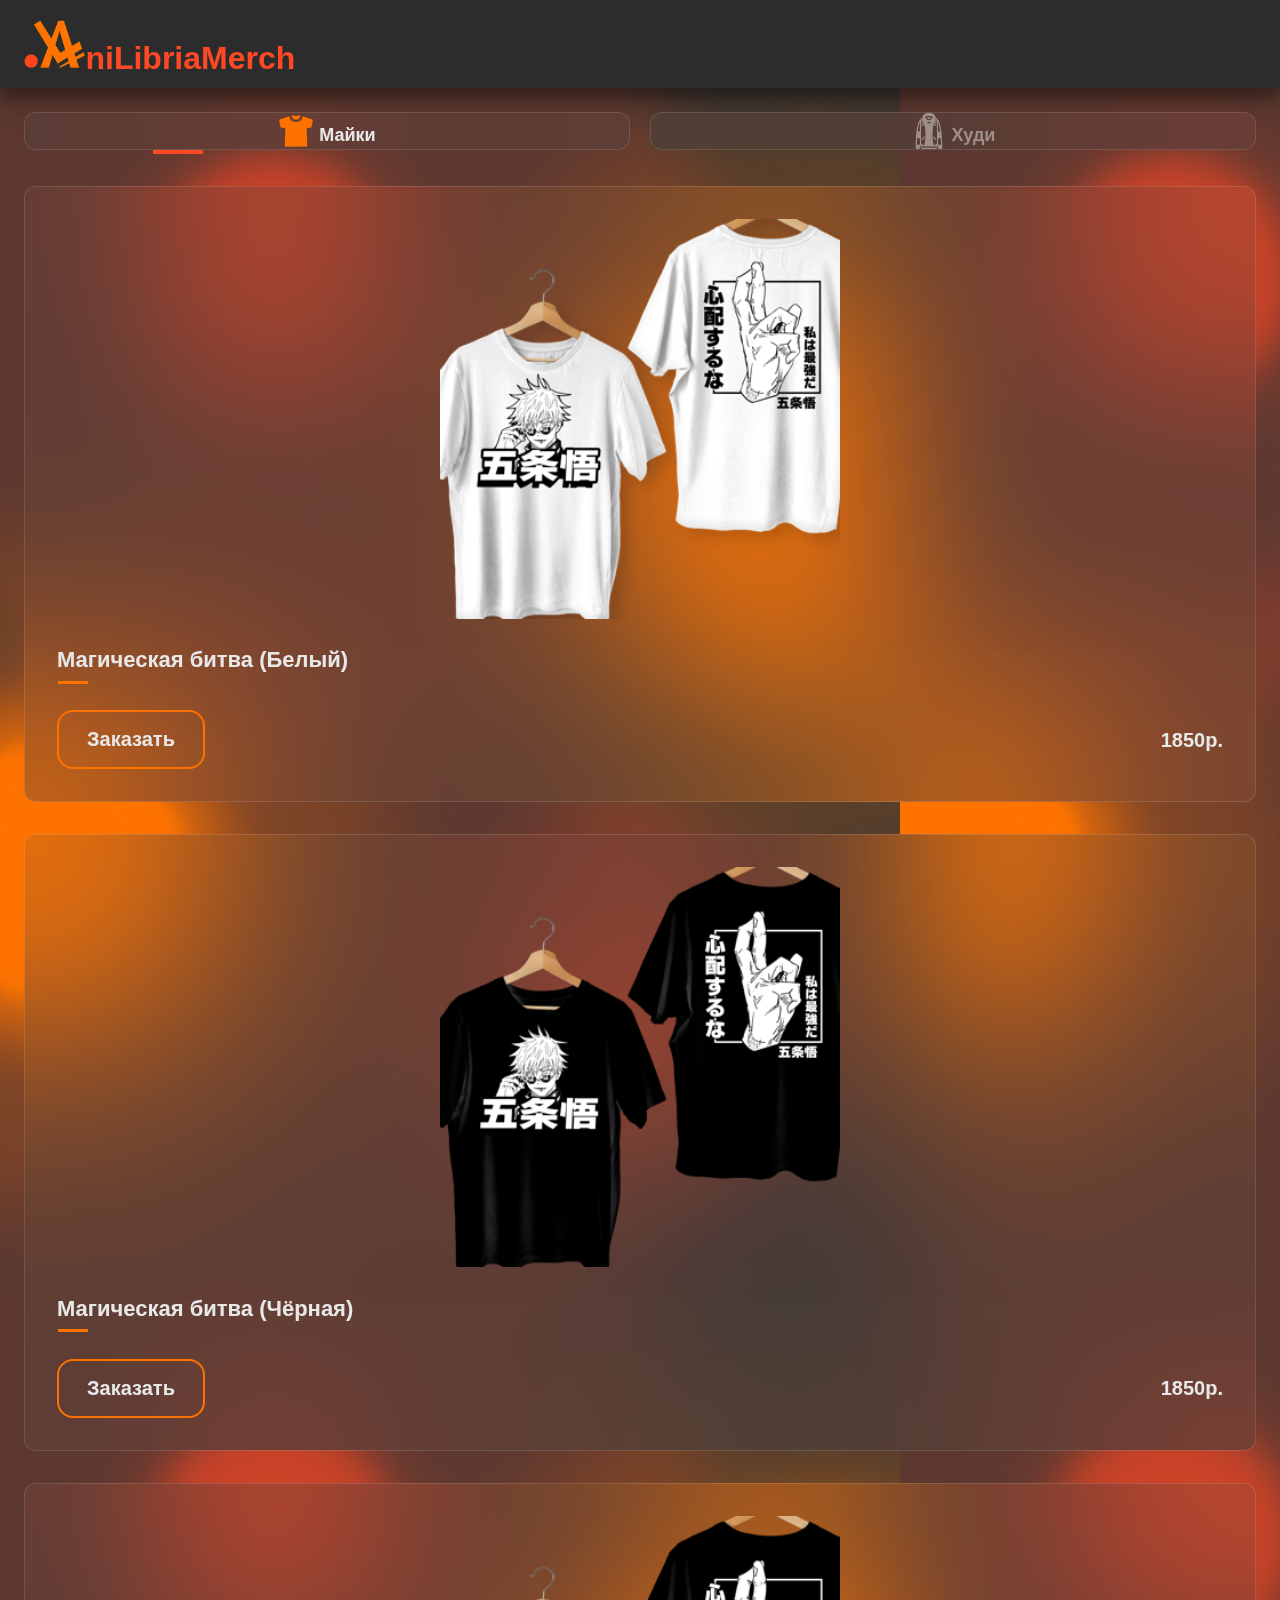
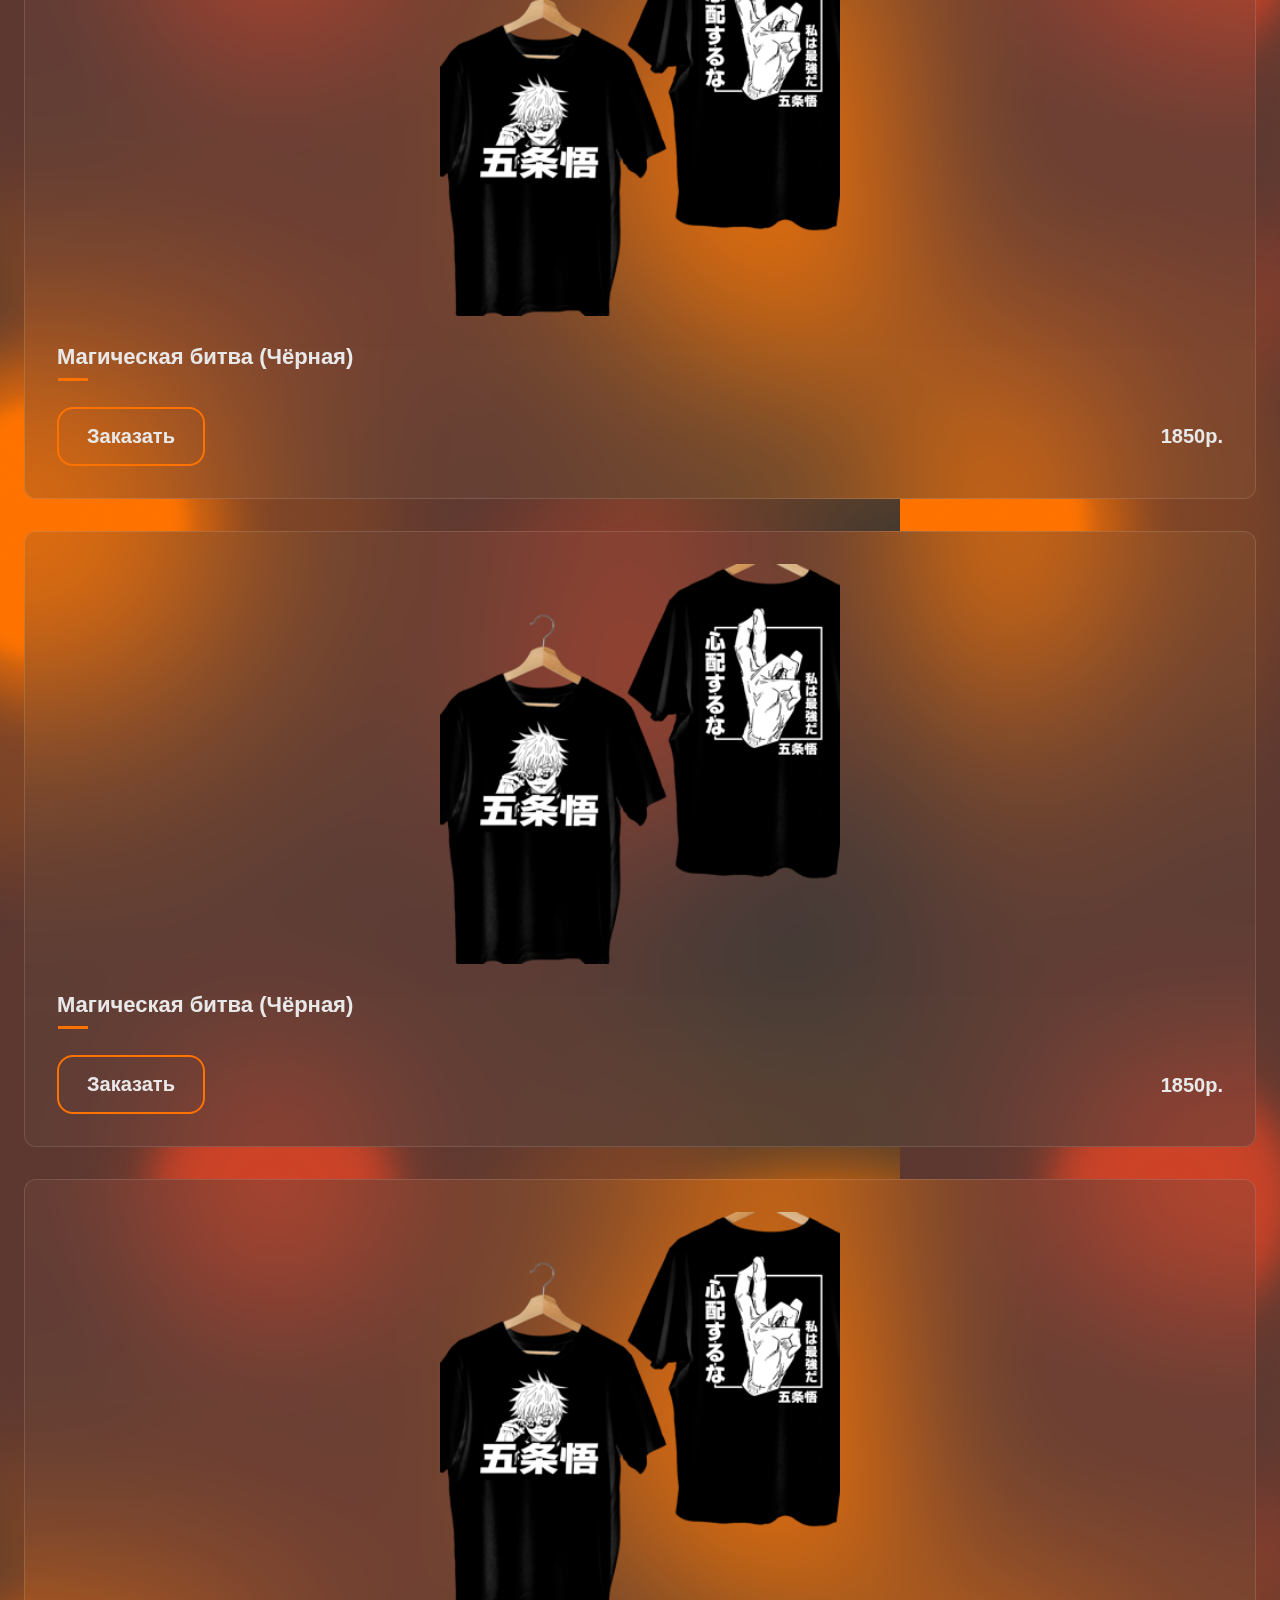
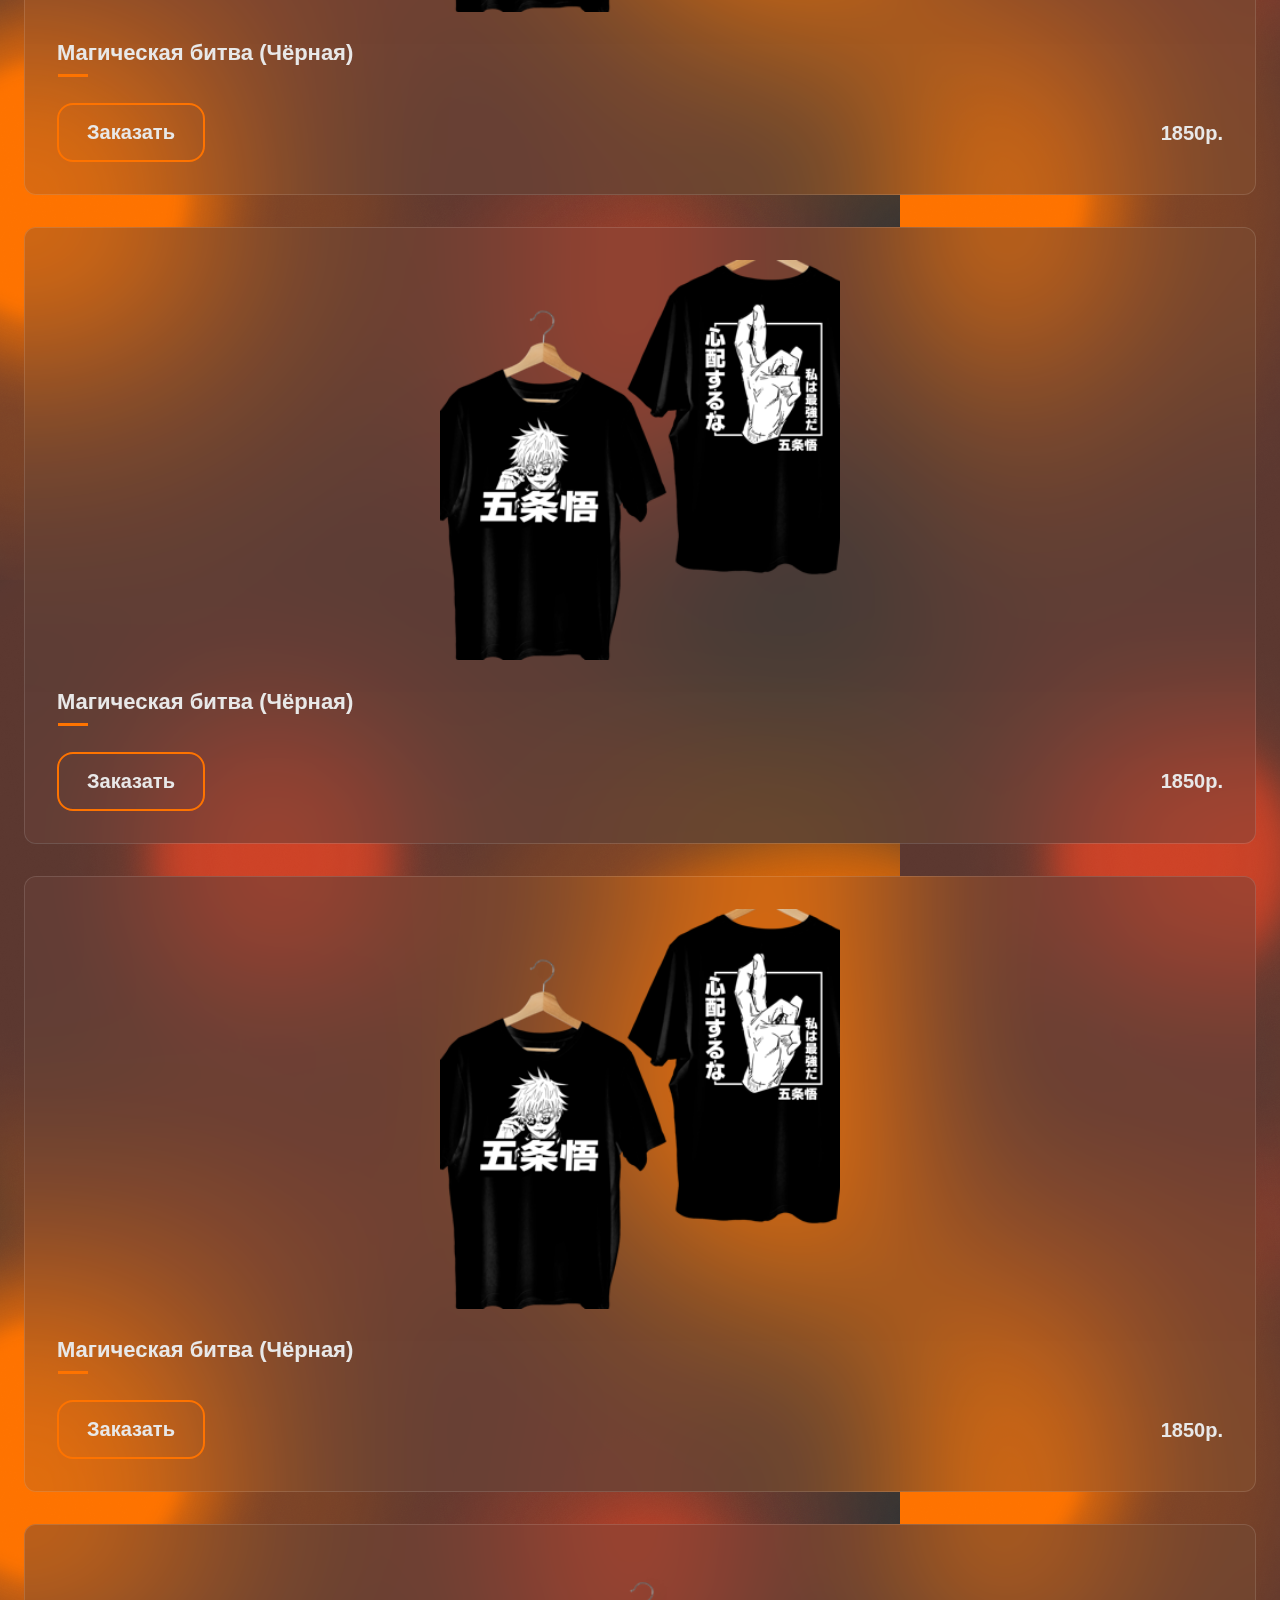
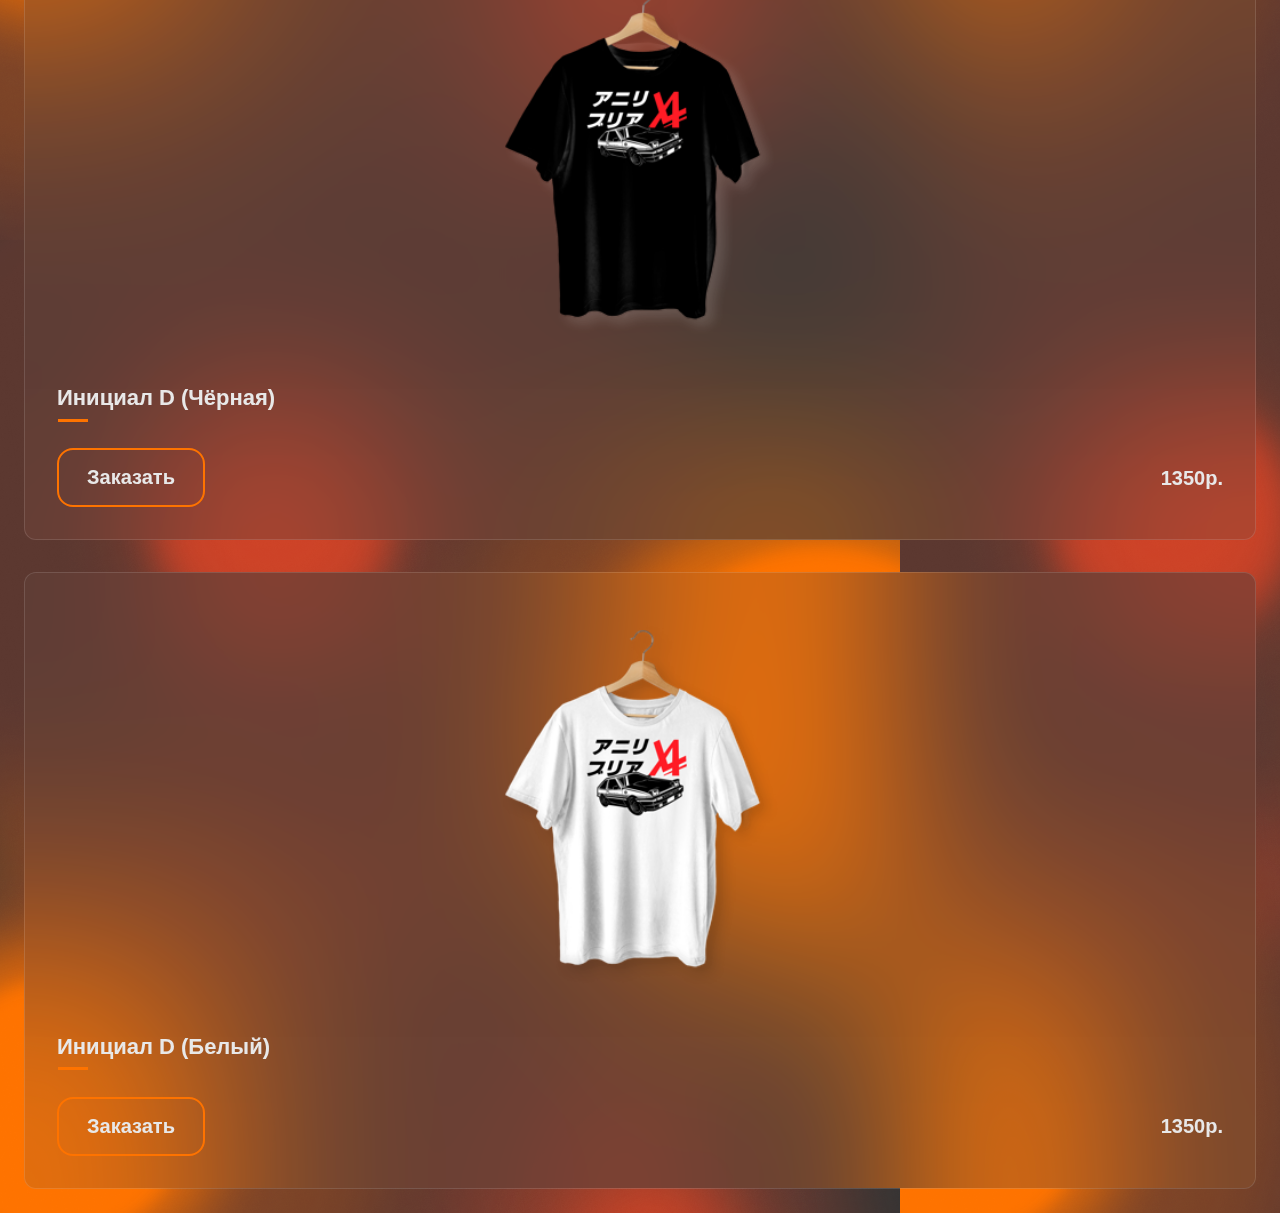
<file: index.html>
<!DOCTYPE html>
<html lang="">

<head>
    <meta charset="utf-8">
    <meta name="viewport" content="width=device-width, initial-scale=1">
    <title>AniLibriaMerch</title>
    <link rel="stylesheet" href="template/style.css">
    <link rel="stylesheet" href="https://cdn.jsdelivr.net/npm/@fancyapps/ui@5.0/dist/fancybox/fancybox.css">
</head>

<body>
<header class="header">
    <img class="logo header__logo" src="static/img/logo.png">
    <span class="header__title">niLibriaMerch</span>
</header>
<main>
    <div class="tabs">
        <input class="tabs__radio" type="radio" id="tShirt" name="tab-control" checked>
        <input class="tabs__radio" type="radio" id="hoodies" name="tab-control">
        <ul class="tabs__controls controls">
            <li class="controls__item" title="Features">
                <label for="tShirt" role="button">
                    <svg viewBox="0 0 512 512" xmlns="http://www.w3.org/2000/svg" fill="none" stroke="#000000">
                        <path
                                d="M256,96c33.08,0,60.71-25.78,64-58,.3-3-3-6-6-6h0a13,13,0,0,0-4.74.9c-.2.08-21.1,8.1-53.26,8.1s-53.1-8-53.26-8.1a16.21,16.21,0,0,0-5.3-.9h-.06A5.69,5.69,0,0,0,192,38C195.35,70.16,223,96,256,96Z"/>
                        <path
                                d="M485.29,89.9,356,44.64a4,4,0,0,0-5.27,3.16,96,96,0,0,1-189.38,0A4,4,0,0,0,156,44.64L26.71,89.9A16,16,0,0,0,16.28,108l16.63,88A16,16,0,0,0,46.83,208.9l48.88,5.52a8,8,0,0,1,7.1,8.19l-7.33,240.9a16,16,0,0,0,9.1,14.94A17.49,17.49,0,0,0,112,480H400a17.49,17.49,0,0,0,7.42-1.55,16,16,0,0,0,9.1-14.94l-7.33-240.9a8,8,0,0,1,7.1-8.19l48.88-5.52A16,16,0,0,0,479.09,196l16.63-88A16,16,0,0,0,485.29,89.9Z"/>
                    </svg>
                    <br>
                    <span>Майки</span>
                </label>
            </li>
            <li class="controls__item" title="Delivery Contents">
                <label for="hoodies" role="button">
                    <svg fill="#000000" version="1.1"
                         xmlns="http://www.w3.org/2000/svg" xmlns:xlink="http://www.w3.org/1999/xlink"
                         viewBox="0 0 512 512" xml:space="preserve">
                            <g>
                                <g>
                                    <g>
                                        <path d="M391.3,106.633c-0.188-0.324-0.401-0.631-0.623-0.922c-0.282-0.358-6.895-8.866-15.411-17.604h-0.009v-0.009
                                            c-1.178-1.195-2.381-2.398-3.618-3.593c-0.819-0.785-1.596-1.459-2.389-2.193c-0.529-0.486-1.075-0.998-1.596-1.459
                                            c-1.886-1.673-3.712-3.174-5.47-4.506c-0.538-0.41-1.058-0.759-1.596-1.135c-1.306-0.939-2.577-1.775-3.823-2.517
                                            c-0.572-0.341-1.161-0.717-1.724-1.024c-1.459-0.785-2.884-1.442-4.258-1.963c-0.247-0.094-0.521-0.265-0.759-0.35
                                            c-0.341-9.958-3.072-26.837-15.932-41.626C318.101,9.335,291.801,0,255.927,0s-62.174,9.335-78.165,27.733
                                            c-12.86,14.78-15.582,31.667-15.932,41.626c-0.64,0.23-1.306,0.666-1.954,0.956c-0.606,0.265-1.195,0.563-1.792,0.879
                                            c-0.981,0.512-1.954,1.015-2.944,1.647c-1.442,0.905-2.859,1.92-4.258,2.995c-0.538,0.41-1.084,0.845-1.621,1.289
                                            c-1.749,1.417-3.473,2.901-5.137,4.454c-0.188,0.179-0.393,0.367-0.58,0.546c-0.87,0.819-1.741,1.638-2.586,2.466
                                            c-1.178,1.161-2.347,2.338-3.49,3.507l-0.009,0.009c-0.009,0.009-0.009,0.009-0.017,0.017
                                            c-8.516,8.73-15.121,17.229-15.394,17.587c-0.043,0.043-0.051,0.102-0.085,0.154c-0.137,0.179-0.29,0.384-0.35,0.461
                                            c-51.328,80.043-54.357,281.498-53.35,362.897c0.009,0.572,0.017,1.143,0.017,1.715c0.009,0.154,0.009,0.299,0.009,0.444
                                            c0.239,19.917,0.742,32.299,0.751,32.444c0.188,4.565,3.951,8.175,8.525,8.175h0.034h34.099h0.034
                                            c3.448,0,6.562-2.082,7.876-5.265l22.11-53.385c0.649,0.597,1.263,1.229,1.929,1.801c0.444,0.375,0.896,0.717,1.348,1.075v38.707
                                            c0,9.412,7.654,17.067,17.067,17.067h187.733c9.412,0,17.067-7.654,17.067-17.067v-38.007c0.691-0.538,1.391-1.067,2.065-1.638
                                            c0.725-0.614,1.382-1.297,2.082-1.937l5.035,12.169l17.067,41.216c1.323,3.183,4.437,5.265,7.885,5.265h34.133
                                            c1.169,0,2.278-0.239,3.285-0.657c0.427-0.179,0.751-0.512,1.135-0.751c0.538-0.333,1.118-0.606,1.57-1.05
                                            c0.324-0.324,0.503-0.751,0.776-1.126c0.367-0.503,0.802-0.964,1.058-1.553c0.171-0.393,0.171-0.862,0.282-1.289
                                            c0.171-0.631,0.41-1.246,0.427-1.929C443.908,491.529,449.087,205.696,391.3,106.633z M123.686,452.267H85.303
                                            c-0.043-25.387,0.393-58.249,2.108-93.867h38.519c0.341,25.95,0.947,53.794,1.937,83.772L123.686,452.267z M125.828,264.533
                                            H95.039c6.81-56.098,18.167-109.167,36.941-142.421C129.608,149.231,126.655,195.814,125.828,264.533z M207.099,52.343
                                            c2.867-5.965,8.764-9.677,15.386-9.677h66.884c6.622,0,12.518,3.712,15.386,9.677c2.867,5.965,2.082,12.885-2.057,18.048
                                            l-17.92,22.4c-4.881,6.11-12.169,9.609-19.985,9.609h-17.732c-7.825,0-15.112-3.499-19.994-9.617L209.156,70.4
                                            C205.017,65.229,204.232,58.308,207.099,52.343z M281.706,136.533c0,4.719-3.814,8.533-8.533,8.533h-34.133
                                            c-4.71,0-8.533-3.814-8.533-8.533s3.823-8.533,8.533-8.533h34.133C277.892,128,281.706,131.814,281.706,136.533z
                                            M158.655,445.278c-0.06-0.043-0.128-0.06-0.188-0.102c-0.205-0.154-0.418-0.29-0.623-0.444
                                            c-0.631-0.486-1.237-0.998-1.852-1.502c-1.451-1.186-2.85-2.423-4.215-3.721c-0.563-0.529-1.135-1.058-1.681-1.604
                                            c-1.809-1.835-3.567-3.729-5.197-5.751c-0.341-10.385-0.631-20.659-0.896-30.857c-0.034-1.314-0.068-2.645-0.102-3.951
                                            c-0.247-10.035-0.461-19.977-0.64-29.807c-0.017-0.93-0.026-1.86-0.043-2.782c-0.171-10.155-0.307-20.198-0.401-30.089
                                            c0-0.307,0-0.606-0.009-0.913c-0.085-9.634-0.128-19.123-0.128-28.484c0-2.21,0.008-4.395,0.008-6.579
                                            c0.017-4.779,0.043-9.481,0.077-14.08c0.026-2.458,0.043-4.915,0.06-7.339c0.137-13.645,0.341-26.556,0.623-38.596
                                            c0-0.077,0-0.154,0.008-0.23c0.137-6.093,0.299-11.955,0.461-17.638c0.017-0.529,0.034-1.067,0.051-1.587
                                            c0.171-5.615,0.35-11.025,0.546-16.247c0.043-1.067,0.085-2.074,0.119-3.123c0.145-3.618,0.29-7.125,0.435-10.539
                                            c0.094-2.142,0.188-4.258,0.282-6.323c0.094-1.954,0.188-3.831,0.282-5.717c2.236-45.329,5.069-71.287,6.033-79.258
                                            c1.186-1.178,2.236-2.176,3.268-3.149c0.418-0.393,0.853-0.819,1.246-1.178c0.649-0.589,1.212-1.084,1.792-1.596
                                            c0.759-0.657,1.536-1.34,2.202-1.869c0.043-0.043,0.077-0.068,0.12-0.102c0.657-0.521,1.195-0.913,1.766-1.34V179.2
                                            c0,4.719,3.823,8.533,8.533,8.533s8.533-3.814,8.533-8.533v-55.398c16.452,51.516,25.6,115.797,25.6,183.398
                                            c0,53.538-5.828,105.779-16.887,151.663c-0.119-0.026-0.23-0.043-0.35-0.077c-0.333-0.085-0.666-0.188-1.007-0.273
                                            c-2.048-0.503-4.062-1.084-6.059-1.749c-0.828-0.282-1.647-0.589-2.458-0.896c-1.596-0.597-3.166-1.254-4.719-1.954
                                            c-1.084-0.495-2.176-0.998-3.243-1.553c-0.853-0.427-1.681-0.922-2.526-1.382C164.449,449.28,161.488,447.403,158.655,445.278z
                                            M349.793,494.933H162.06v-27.426c0.435,0.222,0.896,0.375,1.34,0.597c0.307,0.154,0.606,0.324,0.913,0.469
                                            c1.656,0.794,3.354,1.493,5.06,2.176c1.365,0.563,2.722,1.152,4.104,1.647c0.085,0.026,0.162,0.068,0.239,0.094
                                            c0.998,0.35,2.031,0.614,3.046,0.913c2.236,0.708,4.471,1.442,6.758,1.98h0.009c0.384,0.094,0.794,0.128,1.186,0.213
                                            c6.528,1.442,13.21,2.27,20.011,2.27h103.27c11.64,0,22.989-2.244,33.69-6.426c0.171-0.068,0.35-0.128,0.529-0.196
                                            c2.099-0.828,4.173-1.707,6.212-2.68c0.171-0.085,0.341-0.179,0.521-0.265c0.273-0.137,0.572-0.23,0.845-0.367V494.933z
                                            M369.915,331.665c-0.009,1.459-0.017,2.91-0.034,4.386c-0.085,9.224-0.213,18.569-0.367,28.032
                                            c-0.026,1.306-0.051,2.628-0.068,3.951c-0.171,9.677-0.384,19.456-0.623,29.355c-0.034,1.229-0.068,2.483-0.102,3.712
                                            c-0.265,10.257-0.555,20.599-0.896,31.053c-1.647,2.031-3.413,3.951-5.248,5.794c-0.529,0.538-1.084,1.041-1.63,1.562
                                            c-1.399,1.323-2.833,2.603-4.326,3.814c-0.58,0.478-1.161,0.956-1.758,1.417c-0.512,0.393-1.058,0.725-1.579,1.109
                                            c-3.217,2.355-6.588,4.42-10.052,6.229c-0.196,0.102-0.384,0.222-0.58,0.324c-3.371,1.724-6.852,3.174-10.411,4.378
                                            c-0.648,0.213-1.323,0.367-1.98,0.572c-2.048,0.631-4.147,1.067-6.246,1.519c-11.059-45.875-16.887-98.116-16.887-151.672
                                            c0-67.601,9.148-131.883,25.6-183.398V179.2c0,4.719,3.823,8.533,8.533,8.533c4.71,0,8.533-3.814,8.533-8.533V88.457
                                            c0.529,0.367,1.067,0.734,1.647,1.169c0.256,0.188,0.478,0.341,0.751,0.546c0.725,0.555,1.562,1.254,2.389,1.946
                                            c0.435,0.367,0.836,0.7,1.306,1.101c0.794,0.691,1.681,1.527,2.569,2.355c0.785,0.734,1.536,1.408,2.389,2.244
                                            c0.068,0.068,0.145,0.137,0.213,0.205c0.102,0.853,0.222,1.911,0.367,3.166c0,0.017,0.008,0.043,0.008,0.06
                                            c0.12,1.101,0.265,2.415,0.418,3.823c0.034,0.333,0.068,0.674,0.102,1.024c0.162,1.553,0.333,3.226,0.521,5.12v0.017
                                            c0.188,1.98,0.401,4.181,0.606,6.536c0.034,0.299,0.06,0.623,0.085,0.93c0.196,2.159,0.393,4.471,0.597,6.946
                                            c0.026,0.299,0.051,0.597,0.077,0.913c0.469,5.743,0.956,12.279,1.451,19.661v0.017c2.014,29.986,4.036,73.549,4.608,131.533
                                            c0,0.606,0.009,1.22,0.009,1.826c0.06,6.289,0.102,12.757,0.119,19.379c0.009,2.116,0.017,4.232,0.017,6.366
                                            C370.034,313.984,369.992,322.773,369.915,331.665z M415.039,264.533h-28.177c-0.819-67.772-3.695-114.108-6.042-141.338
                                            C397.563,156.843,408.238,209.263,415.039,264.533z M389.03,452.267l-4.181-10.095c0.99-29.952,1.604-57.813,1.937-83.772h36.471
                                            c2.065,35.618,2.953,68.471,3.294,93.867H389.03z"/>
                                        <path
                                                d="M331.022,336.218c-2.825-3.78-8.158-4.531-11.947-1.707c-3.772,2.825-4.54,8.175-1.707,11.938l25.6,34.133
				                            c1.673,2.244,4.241,3.413,6.835,3.413c1.775,0,3.576-0.555,5.112-1.707c3.772-2.825,4.531-8.175,1.707-11.938L331.022,336.218z"/>
                                        <path
                                                d="M168.887,380.587l25.6-34.133c2.825-3.772,2.065-9.122-1.707-11.947s-9.122-2.065-11.947,1.707l-25.6,34.133
				                            c-2.825,3.772-2.065,9.122,1.707,11.947c1.536,1.152,3.337,1.707,5.112,1.707C164.646,384,167.206,382.822,168.887,380.587z"/>
                                        <path
                                                d="M247.064,85.333h17.724c2.603,0,5.035-1.169,6.665-3.209l17.92-22.391h-66.893l17.92,22.391
				                            C242.029,84.164,244.453,85.333,247.064,85.333z"/>
                                    </g>
                                </g>
                            </g>
                        </svg>
                    <br>
                    <span>Худи</span>
                </label>
            </li>
        </ul>
        <div class="slider">
            <div class="indicator"></div>
        </div>
        <div class="tabs__main content">

            <section class="tabs__content">
                <!--ТЕСТОВЫЕ ДАННЫК -->

                <article class="product-info">
                    <div class="product-info__img">
                        <a data-fancybox="merch-1" href="static/img/merch/tShort/tShort-white-all-id1.png">
                            <img class="product-info__img" src="static/img/merch/tShort/tShort-white-all-id1.png">
                        </a>
                        <div style="display:none">
                            <a data-fancybox="merch-1" href="static/img/merch/tShort/tShort-white-front-id1.png">
                                <img src="static/img/merch/tShort/tShort-white-front-id1.png"/>
                            </a>
                            <a data-fancybox="merch-1" href="static/img/merch/tShort/tShort-white-back-id1.png">
                                <img src="static/img/merch/tShort/tShort-white-back-id1.png"/>
                            </a>
                        </div>
                    </div>
                    <h2 class="product-info__title">Магическая битва (Белый)</h2>
                    <div class="product-info__desc">
                        <button class="product-info__btn">Заказать</button>
                        <span class="product-info__price">1850р.</span>
                    </div>
                </article>

                <article class="product-info">
                    <div class="product-info__img">
                        <a data-fancybox="merch-2" href="static/img/merch/tShort/tShort-black-all-id2.png">
                            <img class="product-info__img" src="static/img/merch/tShort/tShort-black-all-id2.png">
                        </a>
                        <div style="display:none">
                            <a data-fancybox="merch-2" href="static/img/merch/tShort/tShort-black-front-id2.png">
                                <img src="static/img/merch/tShort/tShort-black-front-id2.png"/>
                            </a>
                            <a data-fancybox="merch-2" href="static/img/merch/tShort/tShort-black-back-id2.png">
                                <img src="static/img/merch/tShort/tShort-black-back-id2.png"/>
                            </a>
                        </div>
                    </div>
                    <h2 class="product-info__title">Магическая битва (Чёрная)</h2>
                    <div class="product-info__desc">
                        <button class="product-info__btn">Заказать</button>
                        <span class="product-info__price">1850р.</span>
                    </div>
                </article>

                <article class="product-info">
                    <div class="product-info__img">
                        <a data-fancybox="merch-2" href="static/img/merch/tShort/tShort-black-all-id2.png">
                            <img class="product-info__img" src="static/img/merch/tShort/tShort-black-all-id2.png">
                        </a>
                        <div style="display:none">
                            <a data-fancybox="merch-2" href="static/img/merch/tShort/tShort-black-front-id2.png">
                                <img src="static/img/merch/tShort/tShort-black-front-id2.png"/>
                            </a>
                            <a data-fancybox="merch-2" href="static/img/merch/tShort/tShort-black-back-id2.png">
                                <img src="static/img/merch/tShort/tShort-black-back-id2.png"/>
                            </a>
                        </div>
                    </div>
                    <h2 class="product-info__title">Магическая битва (Чёрная)</h2>
                    <div class="product-info__desc">
                        <button class="product-info__btn">Заказать</button>
                        <span class="product-info__price">1850р.</span>
                    </div>
                </article>

                <article class="product-info">
                    <div class="product-info__img">
                        <a data-fancybox="merch-2" href="static/img/merch/tShort/tShort-black-all-id2.png">
                            <img class="product-info__img" src="static/img/merch/tShort/tShort-black-all-id2.png">
                        </a>
                        <div style="display:none">
                            <a data-fancybox="merch-2" href="static/img/merch/tShort/tShort-black-front-id2.png">
                                <img src="static/img/merch/tShort/tShort-black-front-id2.png"/>
                            </a>
                            <a data-fancybox="merch-2" href="static/img/merch/tShort/tShort-black-back-id2.png">
                                <img src="static/img/merch/tShort/tShort-black-back-id2.png"/>
                            </a>
                        </div>
                    </div>
                    <h2 class="product-info__title">Магическая битва (Чёрная)</h2>
                    <div class="product-info__desc">
                        <button class="product-info__btn">Заказать</button>
                        <span class="product-info__price">1850р.</span>
                    </div>
                </article>

                <article class="product-info">
                    <div class="product-info__img">
                        <a data-fancybox="merch-2" href="static/img/merch/tShort/tShort-black-all-id2.png">
                            <img class="product-info__img" src="static/img/merch/tShort/tShort-black-all-id2.png">
                        </a>
                        <div style="display:none">
                            <a data-fancybox="merch-2" href="static/img/merch/tShort/tShort-black-front-id2.png">
                                <img src="static/img/merch/tShort/tShort-black-front-id2.png"/>
                            </a>
                            <a data-fancybox="merch-2" href="static/img/merch/tShort/tShort-black-back-id2.png">
                                <img src="static/img/merch/tShort/tShort-black-back-id2.png"/>
                            </a>
                        </div>
                    </div>
                    <h2 class="product-info__title">Магическая битва (Чёрная)</h2>
                    <div class="product-info__desc">
                        <button class="product-info__btn">Заказать</button>
                        <span class="product-info__price">1850р.</span>
                    </div>
                </article>

                <article class="product-info">
                    <div class="product-info__img">
                        <a data-fancybox="merch-2" href="static/img/merch/tShort/tShort-black-all-id2.png">
                            <img class="product-info__img" src="static/img/merch/tShort/tShort-black-all-id2.png">
                        </a>
                        <div style="display:none">
                            <a data-fancybox="merch-2" href="static/img/merch/tShort/tShort-black-front-id2.png">
                                <img src="static/img/merch/tShort/tShort-black-front-id2.png"/>
                            </a>
                            <a data-fancybox="merch-2" href="static/img/merch/tShort/tShort-black-back-id2.png">
                                <img src="static/img/merch/tShort/tShort-black-back-id2.png"/>
                            </a>
                        </div>
                    </div>
                    <h2 class="product-info__title">Магическая битва (Чёрная)</h2>
                    <div class="product-info__desc">
                        <button class="product-info__btn">Заказать</button>
                        <span class="product-info__price">1850р.</span>
                    </div>
                </article>

                <article class="product-info">
                    <div class="product-info__img">
                        <a data-fancybox="merch-2" href="static/img/merch/tShort/tShort-black-all-id2.png">
                            <img class="product-info__img" src="static/img/merch/tShort/tShort-black-all-id2.png">
                        </a>
                        <div style="display:none">
                            <a data-fancybox="merch-2" href="static/img/merch/tShort/tShort-black-front-id2.png">
                                <img src="static/img/merch/tShort/tShort-black-front-id2.png"/>
                            </a>
                            <a data-fancybox="merch-2" href="static/img/merch/tShort/tShort-black-back-id2.png">
                                <img src="static/img/merch/tShort/tShort-black-back-id2.png"/>
                            </a>
                        </div>
                    </div>
                    <h2 class="product-info__title">Магическая битва (Чёрная)</h2>
                    <div class="product-info__desc">
                        <button class="product-info__btn">Заказать</button>
                        <span class="product-info__price">1850р.</span>
                    </div>
                </article>

                <article class="product-info">
                    <div class="product-info__img">
                        <a data-fancybox="merch-3" href="static/img/merch/tShort/tShort-black-front-id3.png">
                            <img class="product-info__img" src="static/img/merch/tShort/tShort-black-front-id3.png">
                        </a>
                        <div style="display:none">
                        </div>
                    </div>
                    <h2 class="product-info__title">Инициал D (Чёрная)</h2>
                    <div class="product-info__desc">
                        <button class="product-info__btn">Заказать</button>
                        <span class="product-info__price">1350р.</span>
                    </div>
                </article>

                <article class="product-info">
                    <div class="product-info__img">
                        <a data-fancybox="merch-4" href="static/img/merch/tShort/tShort-white-front-id4.png">
                            <img class="product-info__img" src="static/img/merch/tShort/tShort-white-front-id4.png">
                        </a>
                        <div style="display:none">
                        </div>
                    </div>
                    <h2 class="product-info__title">Инициал D (Белый)</h2>
                    <div class="product-info__desc">
                        <button class="product-info__btn">Заказать</button>
                        <span class="product-info__price">1350р.</span>
                    </div>
                </article>

            </section>

            <section class="tabs__content">

                <article class="product-info">
                    <div class="product-info__img">
                        <a data-fancybox="merch-5" href="static/img/merch/Hoodies/hoodies-black-all-id1.png">
                            <img class="product-info__img" src="static/img/merch/Hoodies/hoodies-black-all-id1.png">
                        </a>
                        <div style="display:none">
                            <a data-fancybox="merch-5" href="static/img/merch/Hoodies/hoodies-black-front-id1.png">
                                <img src="static/img/merch/Hoodies/hoodies-black-front-id1.png"/>
                            </a>
                            <a data-fancybox="merch-5" href="static/img/merch/Hoodies/hoodies-black-back-id1.png">
                                <img src="static/img/merch/Hoodies/hoodies-black-back-id1.png"/>
                            </a>
                        </div>
                    </div>
                    <h2 class="product-info__title">Магическая битва (Чёрный)</h2>
                    <div class="product-info__desc">
                        <button class="product-info__btn">Заказать</button>
                        <span class="product-info__price">3200р.</span>
                    </div>
                </article>

                <article class="product-info">
                    <div class="product-info__img">
                        <a data-fancybox="merch-6" href="static/img/merch/Hoodies/hoodies-black-front-id2.png">
                            <img class="product-info__img"
                                 src="static/img/merch/Hoodies/hoodies-black-front-id2.png">
                        </a>
                        <div style="display:none">
                        </div>
                    </div>
                    <h2 class="product-info__title">Инициал D (Чёрный)</h2>
                    <div class="product-info__desc">
                        <button class="product-info__btn">Заказать</button>
                        <span class="product-info__price">2200р.</span>
                    </div>
                </article>

            </section>

        </div>
    </div>

</main>
<script src="https://cdn.jsdelivr.net/npm/@fancyapps/ui@5.0/dist/fancybox/fancybox.umd.js"></script>
<script>
    Fancybox.bind('[data-fancybox="merch-1"]', {});
    Fancybox.bind('[data-fancybox="merch-2"]', {});
    Fancybox.bind('[data-fancybox="merch-3"]', {});
    Fancybox.bind('[data-fancybox="merch-4"]', {});
    Fancybox.bind('[data-fancybox="merch-5"]', {});
    Fancybox.bind('[data-fancybox="merch-6"]', {});
</script>
</body>

</html>
</file>
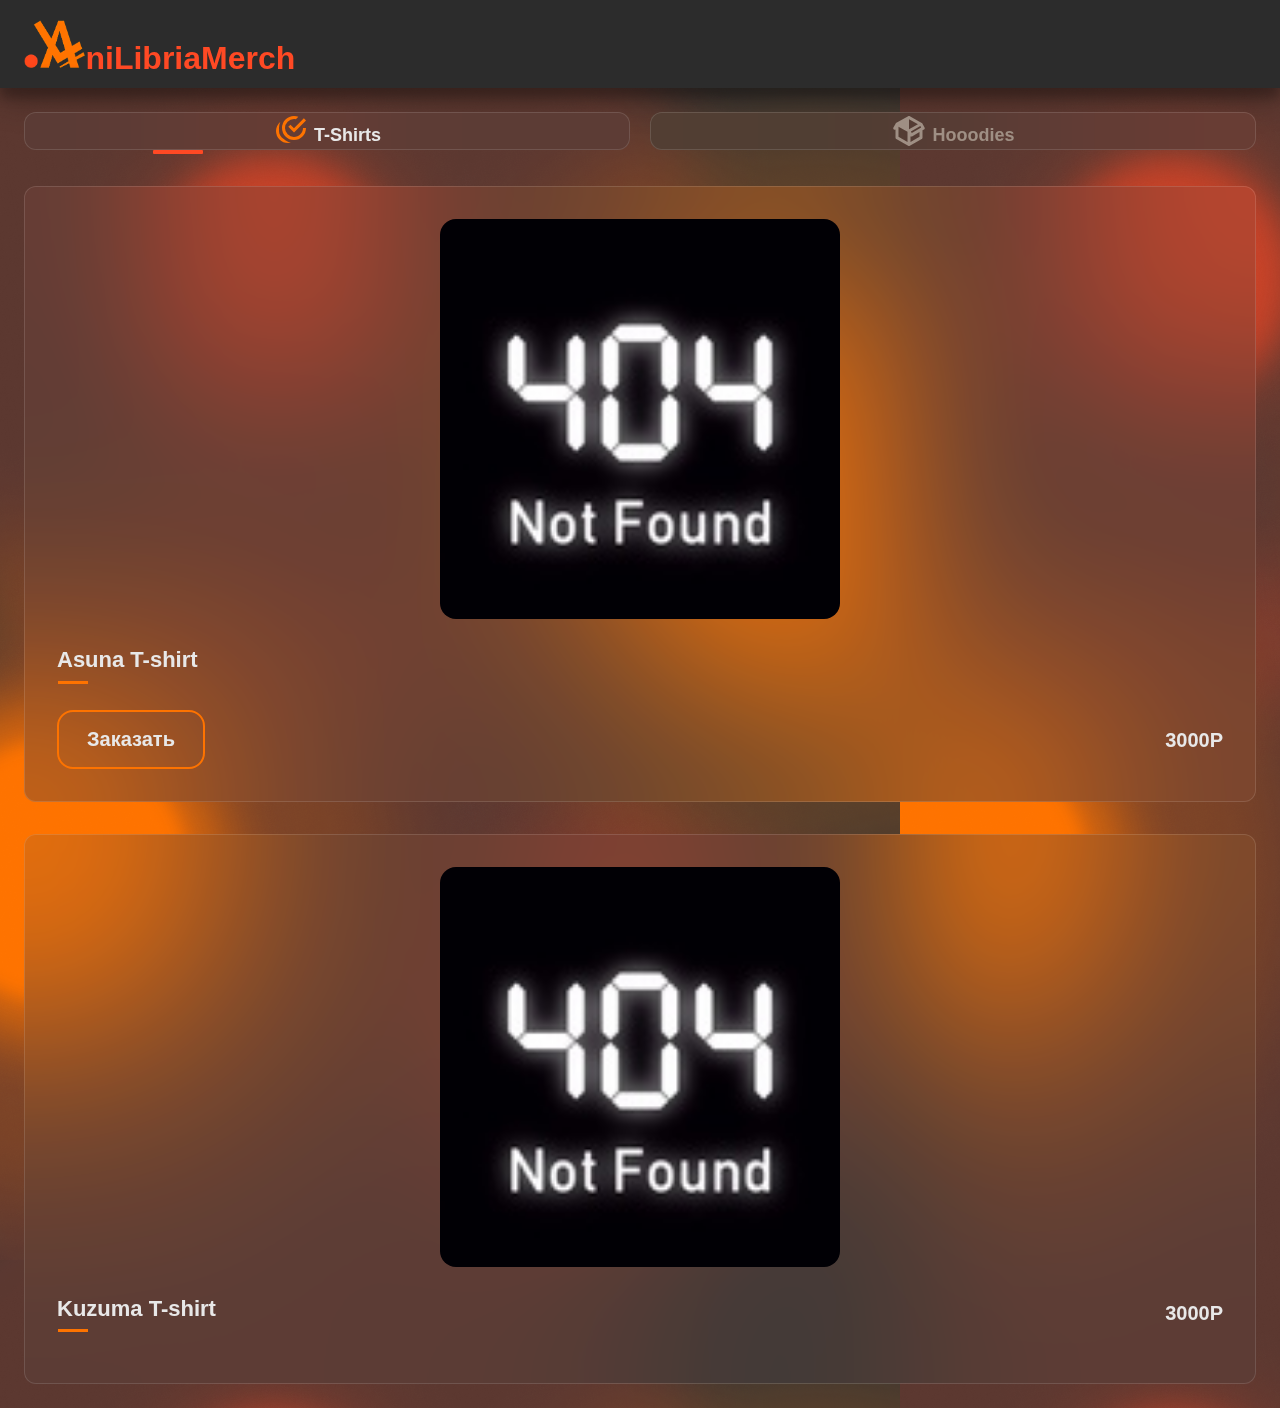
<file: template/index.html>
<!DOCTYPE html>
<html lang="">
<head>
    <meta charset="utf-8">
    <meta name="viewport" content="width=device-width, initial-scale=1">
    <title>AniLibriaMerch</title>
    <link rel="stylesheet" href="style.css">
</head>
<body>
<header class="header">
    <img class="logo header__logo" src="../static/img/logo.png">
    <span class="header__title">niLibriaMerch</span>
</header>
<main>
    <div class="tabs">
        <input class="tabs__radio" type="radio" id="tShirt" name="tab-control" checked>
        <input class="tabs__radio" type="radio" id="hoodies" name="tab-control">
        <ul class="tabs__controls controls">
            <li class="controls__item" title="Features">
                <label for="tShirt" role="button">
                    <svg viewBox="0 0 24 24">
                        <path d="M14,2A8,8 0 0,0 6,10A8,8 0 0,0 14,18A8,8 0 0,0 22,10H20C20,13.32 17.32,16 14,16A6,6 0 0,1 8,10A6,6 0 0,1 14,4C14.43,4 14.86,4.05 15.27,4.14L16.88,2.54C15.96,2.18 15,2 14,2M20.59,3.58L14,10.17L11.62,7.79L10.21,9.21L14,13L22,5M4.93,5.82C3.08,7.34 2,9.61 2,12A8,8 0 0,0 10,20C10.64,20 11.27,19.92 11.88,19.77C10.12,19.38 8.5,18.5 7.17,17.29C5.22,16.25 4,14.21 4,12C4,11.7 4.03,11.41 4.07,11.11C4.03,10.74 4,10.37 4,10C4,8.56 4.32,7.13 4.93,5.82Z"/>
                    </svg>
                    <br>
                    <span>T-Shirts</span>
                </label>
            </li>
            <li class="controls__item" title="Delivery Contents">
                <label for="hoodies" role="button">
                    <svg viewBox="0 0 24 24">
                        <path d="M2,10.96C1.5,10.68 1.35,10.07 1.63,9.59L3.13,7C3.24,6.8 3.41,6.66 3.6,6.58L11.43,2.18C11.59,2.06 11.79,2 12,2C12.21,2 12.41,2.06 12.57,2.18L20.47,6.62C20.66,6.72 20.82,6.88 20.91,7.08L22.36,9.6C22.64,10.08 22.47,10.69 22,10.96L21,11.54V16.5C21,16.88 20.79,17.21 20.47,17.38L12.57,21.82C12.41,21.94 12.21,22 12,22C11.79,22 11.59,21.94 11.43,21.82L3.53,17.38C3.21,17.21 3,16.88 3,16.5V10.96C2.7,11.13 2.32,11.14 2,10.96M12,4.15V4.15L12,10.85V10.85L17.96,7.5L12,4.15M5,15.91L11,19.29V12.58L5,9.21V15.91M19,15.91V12.69L14,15.59C13.67,15.77 13.3,15.76 13,15.6V19.29L19,15.91M13.85,13.36L20.13,9.73L19.55,8.72L13.27,12.35L13.85,13.36Z"/>
                    </svg>
                    <br>
                    <span>Hooodies</span>
                </label>
            </li>
        </ul>
        <div class="slider">
            <div class="indicator"></div>
        </div>
        <div class="tabs__main content">
            <section class="tabs__content">
                <article class="product-info">
                    <img class="product-info__img" src="../static/img/404.jpg">

                    <h2 class="product-info__title">Asuna T-shirt</h2>
                    <div class="product-info__desc">
                        <button class="product-info__btn">Заказать</button>
                        <span class="product-info__price">3000P</span>
                    </div>
                </article>
                <article class="product-info">
                    <img class="product-info__img" src="../static/img/404.jpg">
                    <div class="product-info__desc">
                        <h2 class="product-info__title">Kuzuma T-shirt</h2>
                        <span class="product-info__price">3000P</span>
                    </div>
                </article>
            </section>
            <section class="tabs__content">
                <article class="product-info">
                    <img class="product-info__img" src="../static/img/404.jpg">
                    <div class="product-info__desc">
                        <h2 class="product-info__title">Black Hoodie</h2>
                        <span class="product-info__price">3000P</span>
                    </div>
                </article>
                <article class="product-info">
                    <img class="product-info__img" src="../static/img/404.jpg">
                    <div class="product-info__desc">
                        <h2 class="product-info__title">Overlord Hoodie</h2>
                        <span class="product-info__price">3000P</span>
                    </div>
                </article>
            </section>
        </div>
    </div>

</main>
</body>
</html>
</file>
<file: template/style.css>
:root {
    --green: #005029;
    --orange: #fe7300;
    --red: #ff4924;
    --bg-color: #343434;
    --surface-color: #2c2c2c;
    --text-color-light: #e8e8e8;
    --text-color-dark: #2c2c2c;
    --placeholder-color: #9f8f84;
    --border-radius: 1rem;
}

* {
    box-sizing: border-box;
}

body {
    display: flex;
    flex: 1 1 0;
    flex-direction: column;
    min-height: 100vh;
    margin: 0;
    background-color: #343434;
    background-image: url('../static/img/bg.png');
    color: var(--text-color-light);
    font: 400 18px/1.5 "Inter", sans-serif;
}

.header {
    display: flex;
    align-items: flex-end;
    background-color: var(--surface-color);
    box-shadow: 0 14px 28px rgba(0, 0, 0, 0.25), 0 10px 10px rgba(0, 0, 0, 0.22);
    padding: 1.25rem 1.5rem;
}

.header__logo {
    max-height: 3rem;
}

.header__title {
    color: var(--red);
    line-height: 0.6;
    font-size: 2rem;
    font-weight: bold;
}

.tabs {
    position: relative;
    padding: 1.5rem;
    min-width: 240px;
}

.tabs .tabs__radio[name=tab-control] {
    display: none;
}

.tabs .content section h2,
.tabs ul li label {
    font-weight: bold;
    font-size: 22px;
    color: var(--red);
}

.tabs ul li label {
    font-size: 18px;
}

.tabs ul {
    list-style-type: none;
    display: flex;
    flex-direction: row;
    justify-content: space-between;
    align-items: flex-end;
    flex-wrap: wrap;
    padding: 0;
    margin: 0;
}

.tabs ul li {
    flex: 1;
    width: 25%;
    padding: 0 10px;
    text-align: center;
}

.tabs ul li:first-child {
    padding-left: 0;
}

.tabs ul li:last-child {
    padding-right: 0;
}

.tabs ul li label {
    color: var(--placeholder-color);
    padding: 5px auto;
    overflow: hidden;
    text-overflow: ellipsis;
    display: block;
    cursor: pointer;
    transition: all 0.2s ease-in-out;
    white-space: nowrap;
    -webkit-touch-callout: none;
    -webkit-user-select: none;
    -moz-user-select: none;
    -ms-user-select: none;
    user-select: none;
    backdrop-filter: blur(85px) saturate(100%);
    -webkit-backdrop-filter: blur(85px) saturate(100%);
    background-color: rgb(90 87 87 / 15%);
    border-radius: 12px;
    border: 1px solid rgba(255, 255, 255, 0.125);
}

.tabs ul li label br {
    display: none;
}

.tabs ul li label svg {
    fill: var(--placeholder-color);
    height: 2.25rem;
    vertical-align: bottom;
    transition: all 0.2s ease-in-out;
}

.tabs ul li label:hover, .tabs ul li label:focus, .tabs ul li label:active {
    outline: 0;
    color: #bec5cf;
}

.tabs ul li label:hover svg, .tabs ul li label:focus svg, .tabs ul li label:active svg {
    fill: #bec5cf;
}

.tabs .slider {
    position: relative;
    width: 25%;
    transition: all 0.33s cubic-bezier(0.38, 0.8, 0.32, 1.07);
}

.tabs .slider .indicator {
    position: relative;
    width: 50px;
    max-width: 100%;
    margin: 0 auto;
    height: 4px;
    background: var(--red);
    border-radius: 1px;
}

.tabs .content {
    margin-top: 30px;
}

.tabs .content section {
    display: none;
    -webkit-animation-name: content;
    animation-name: content;
    -webkit-animation-direction: normal;
    animation-direction: normal;
    -webkit-animation-duration: 0.3s;
    animation-duration: 0.3s;
    -webkit-animation-timing-function: ease-in-out;
    animation-timing-function: ease-in-out;
    -webkit-animation-iteration-count: 1;
    animation-iteration-count: 1;
    line-height: 1.4;
}

.tabs .content section h2 {
    color: var(--text-color-light);
}

.tabs .content section h2::after {
    content: "";
    position: relative;
    display: block;
    width: 30px;
    height: 3px;
    background: var(--orange);
    margin-top: 5px;
    left: 1px;
}

.tabs .tabs__radio[name=tab-control]:nth-of-type(1):checked ~ ul > li:nth-child(1) > label {
    cursor: default;
    color: var(--text-color-light);
}

.tabs .tabs__radio[name=tab-control]:nth-of-type(1):checked ~ ul > li:nth-child(1) > label svg {
    fill: var(--orange);
}

@media (max-width: 600px) {
    .tabs .tabs__radio[name=tab-control]:nth-of-type(1):checked ~ ul > li:nth-child(1) > label {
        background: rgba(0, 0, 0, 0.08);
    }
}

.tabs .tabs__radio[name=tab-control]:nth-of-type(1):checked ~ .slider {
    transform: translateX(0%);
}

.tabs .tabs__radio[name=tab-control]:nth-of-type(1):checked ~ .content > section:nth-child(1) {
    display: block;
}

.tabs .tabs__radio[name=tab-control]:nth-of-type(2):checked ~ ul > li:nth-child(2) > label {
    cursor: default;
    color: var(--text-color-light);
}

.tabs .tabs__radio[name=tab-control]:nth-of-type(2):checked ~ ul > li:nth-child(2) > label svg {
    fill: var(--orange);
}

.tabs .tabs__radio[name=tab-control]:nth-of-type(2):checked ~ .slider {
    transform: translateX(100%);
}

.tabs .tabs__radio[name=tab-control]:nth-of-type(2):checked ~ .content > section:nth-child(2) {
    display: block;
}

@-webkit-keyframes content {
    from {
        opacity: 0;
        transform: translateY(5%);
    }
    to {
        opacity: 1;
        transform: translateY(0%);
    }
}

@keyframes content {
    from {
        opacity: 0;
        transform: translateY(5%);
    }
    to {
        opacity: 1;
        transform: translateY(0%);
    }
}

@media (max-width: 1000px) {
    .tabs ul li label {
        white-space: initial;
    }

    .tabs ul li label br {
        display: initial;
    }
}

@media (max-width: 600px) {
    .tabs ul li label {
        padding: 5px;
        border-radius: 5px;
    }

    .tabs .slider {
        display: none;
    }

    .tabs .content {
        margin-top: 20px;
    }
}

.product-info {
    display: flex;
    flex-direction: column;
    gap: 0.5rem;
    padding: 2rem;
    margin: 2rem 0 2rem;
    backdrop-filter: blur(85px) saturate(100%);
    -webkit-backdrop-filter: blur(85px) saturate(100%);
    background-color: rgb(90 87 87 / 15%);
    border-radius: 12px;
    border: 1px solid rgba(255, 255, 255, 0.125);
}

.product-info:last-child {
    margin-bottom: 0;
}

.product-info__img {
    width: 100%;
    max-width: 400px;
    aspect-ratio: 1/1;
    margin: 0 auto;
    border-radius: var(--border-radius);
    object-fit: cover;
}

.product-info__desc {
    display: flex;
    justify-content: space-between;
    align-items: center;
}

.product-info__btn {
    outline: 0;
    border: 2px solid var(--orange);
    border-radius: var(--border-radius);
    background-color: transparent;
    color: var(--text-color-light);
    font-size: 1.25rem;
    font-weight: bold;
    padding: 1rem 1.75rem;
    transition: 0.2s;
}

.product-info__btn:hover {
    background-color: var(--orange);
    box-shadow: 10px 10px 100px 6px var(--orange);
}

.product-info__price {
    font-size: 1.25rem;
    font-weight: bold;
}
</file>
